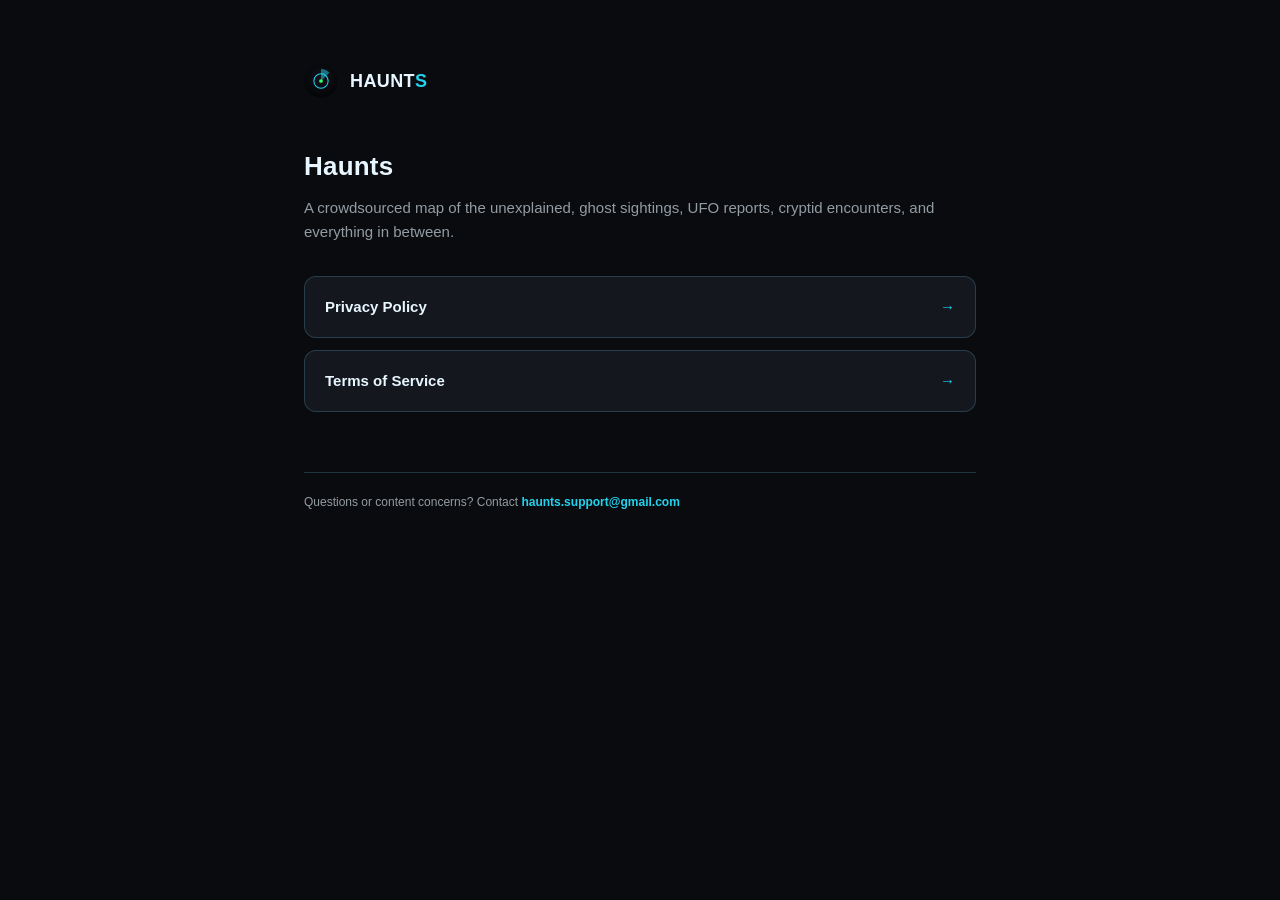
<file: index.html>
<!DOCTYPE html>
<html lang="en">
<head>
<meta charset="UTF-8">
<meta name="viewport" content="width=device-width, initial-scale=1.0">
<title>Haunts</title>
<link rel="stylesheet" href="style.css">
</head>
<body>
<div class="page">

  <div class="brand-row">
    <svg class="brand-mark" viewBox="0 0 200 200" xmlns="http://www.w3.org/2000/svg">
      <defs>
        <radialGradient id="bg" cx="50%" cy="42%" r="75%">
          <stop offset="0%" stop-color="#12141c"/>
          <stop offset="100%" stop-color="#000000"/>
        </radialGradient>
      </defs>
      <circle cx="100" cy="100" r="98" fill="url(#bg)"/>
      <path d="M 100 100 L 100 30 A 70 70 0 0 1 149 51 Z" fill="#22D3EE" opacity="0.5"/>
      <circle cx="100" cy="100" r="42" fill="none" stroke="#22D3EE" stroke-width="6"/>
      <circle cx="100" cy="100" r="11" fill="#39FF6A"/>
    </svg>
    <span class="brand-name">HAUNT<span>S</span></span>
  </div>

  <h1>Haunts</h1>
  <p class="tagline">A crowdsourced map of the unexplained, ghost sightings, UFO reports, cryptid encounters, and everything in between.</p>

  <div class="card-links">
    <a class="card-link" href="privacy-policy.html">
      Privacy Policy
      <span class="arrow">&rarr;</span>
    </a>
    <a class="card-link" href="terms.html">
      Terms of Service
      <span class="arrow">&rarr;</span>
    </a>
  </div>

  <footer>
    Questions or content concerns? Contact
    <span class="contact placeholder">haunts.support@gmail.com</span>
  </footer>

</div>
</body>
</html>
</file>
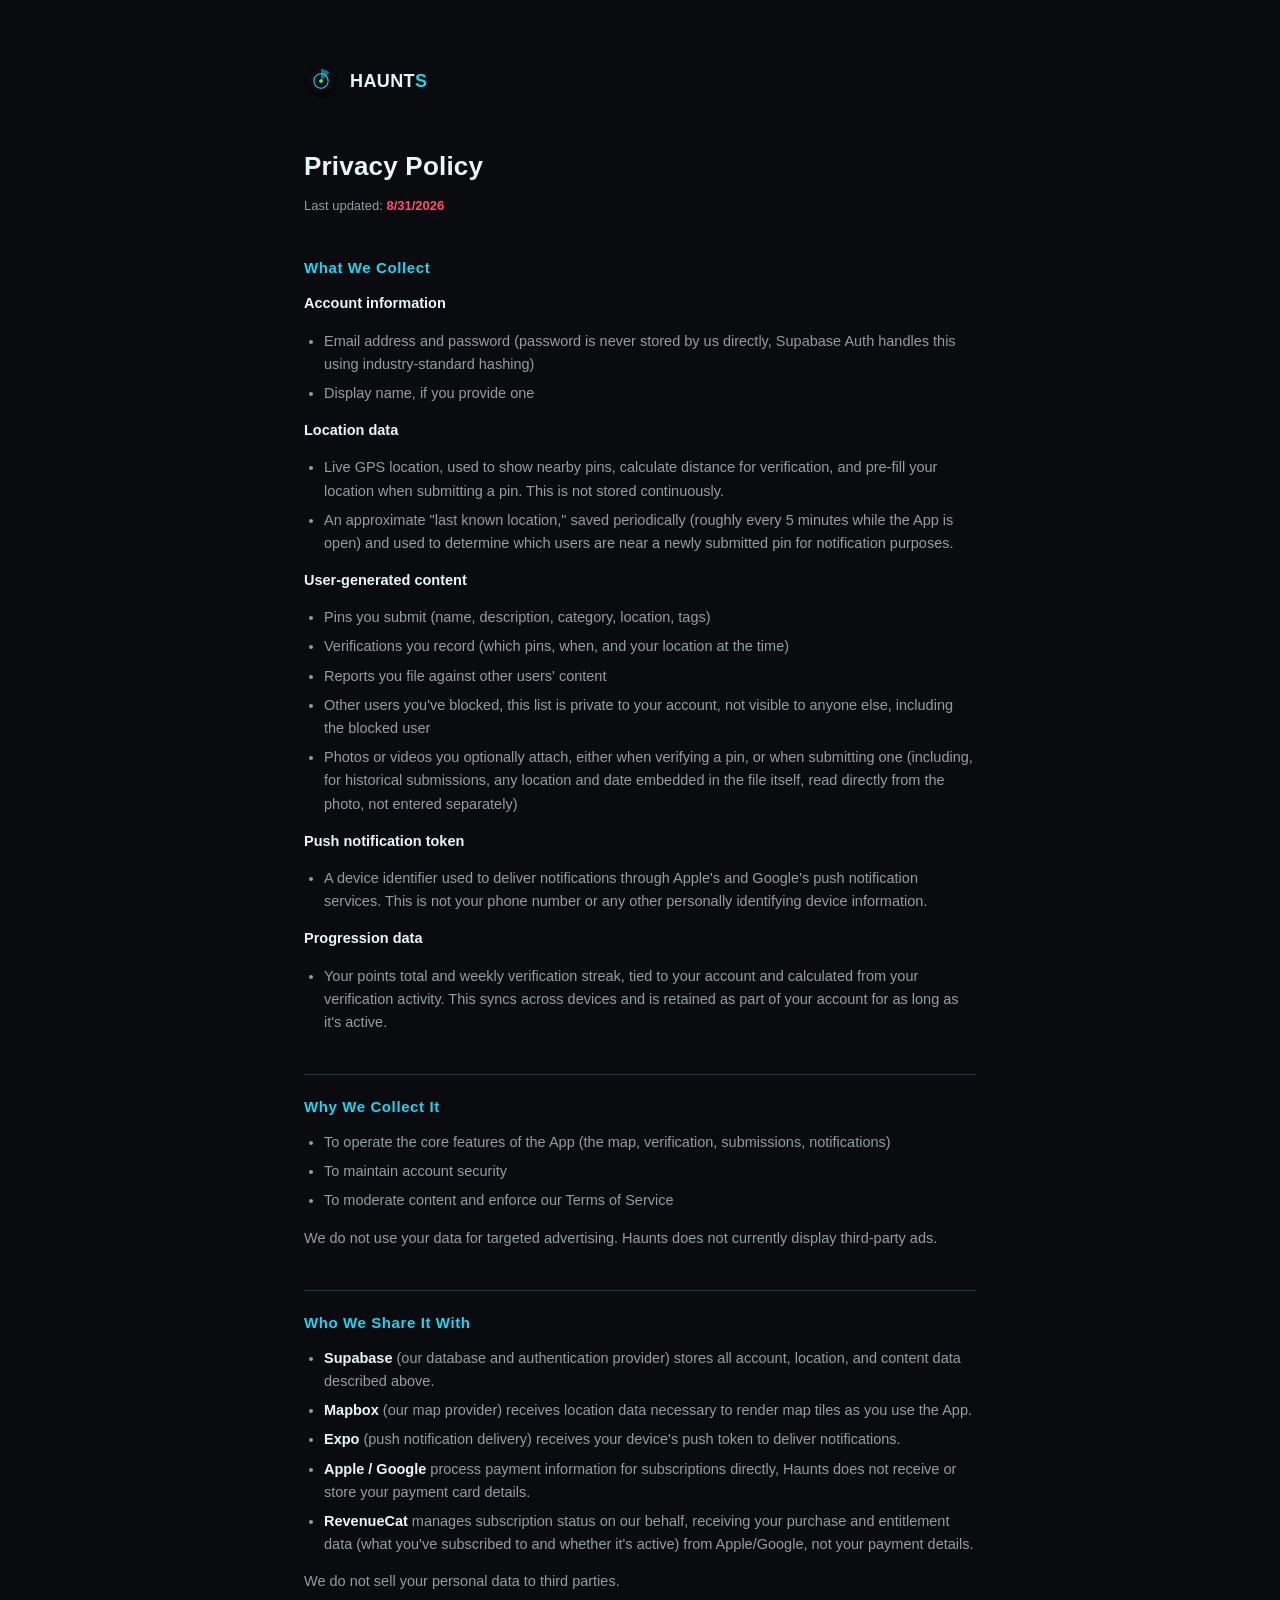
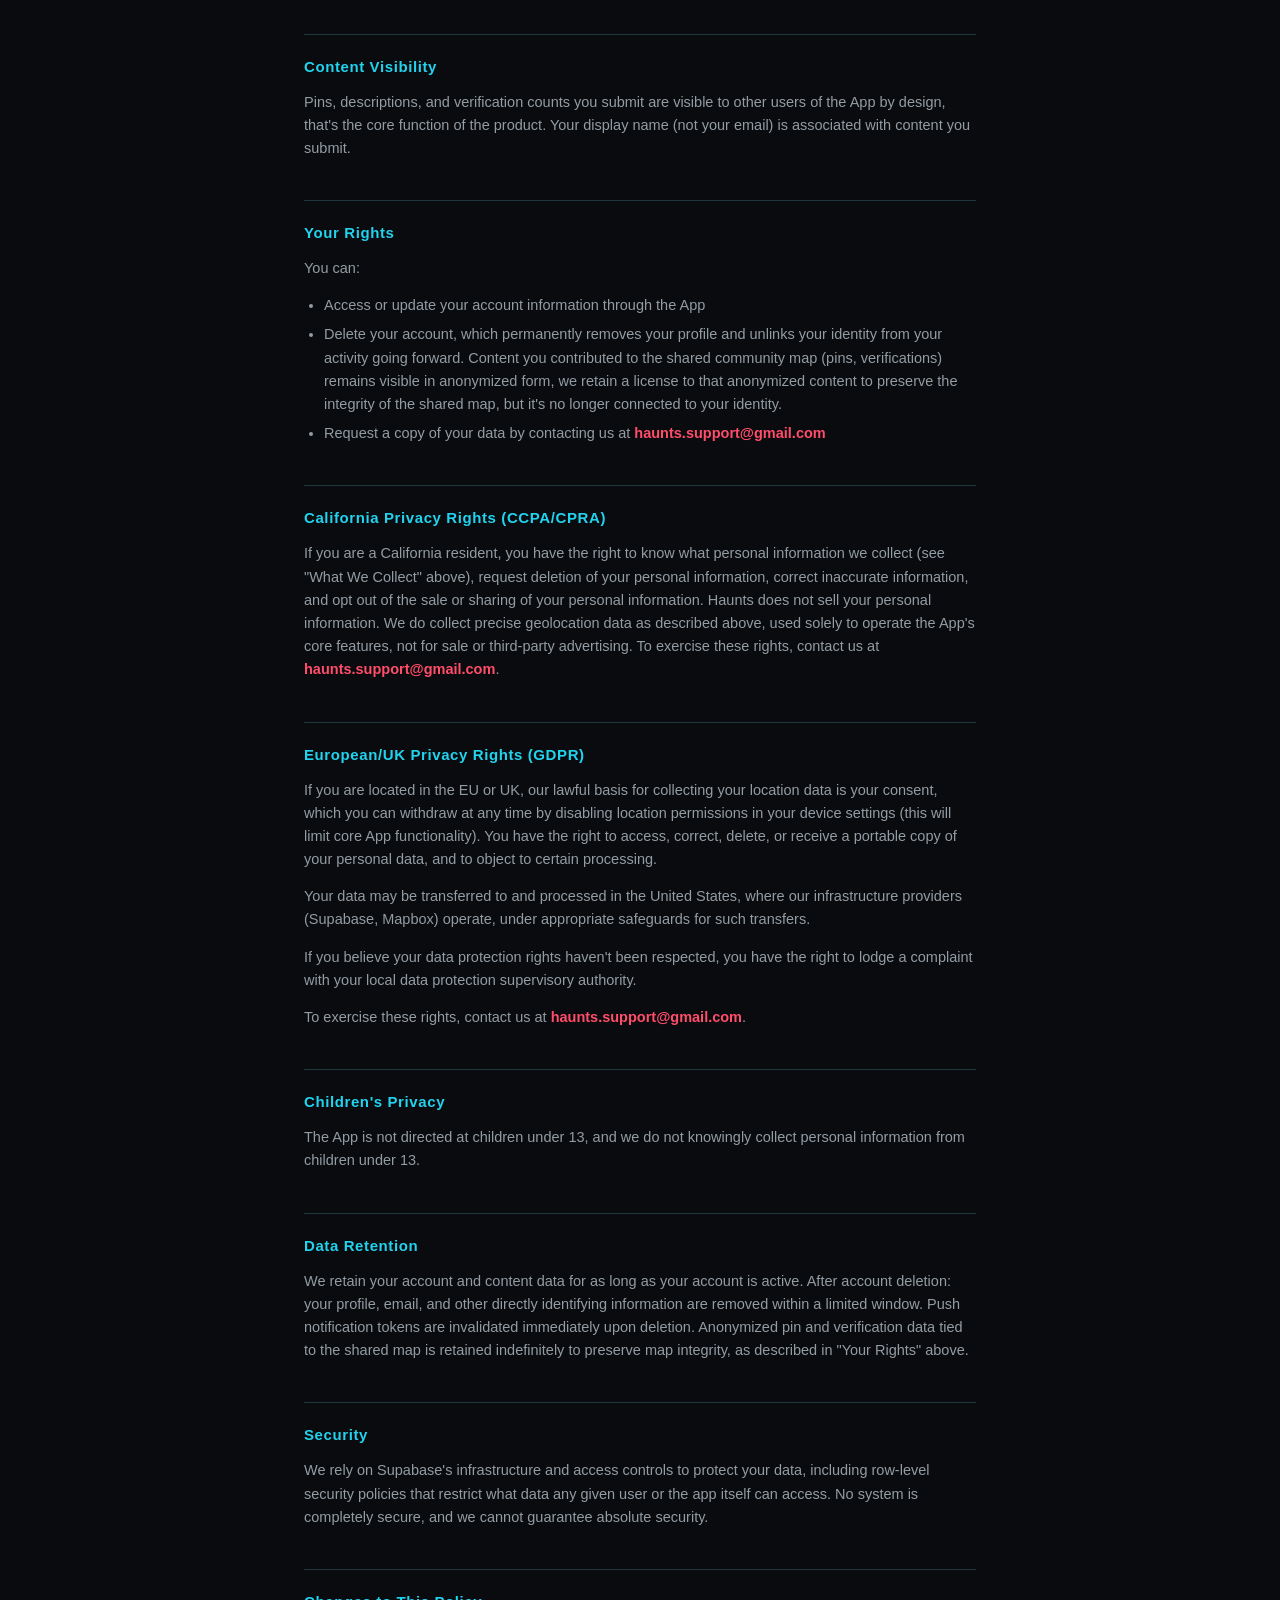
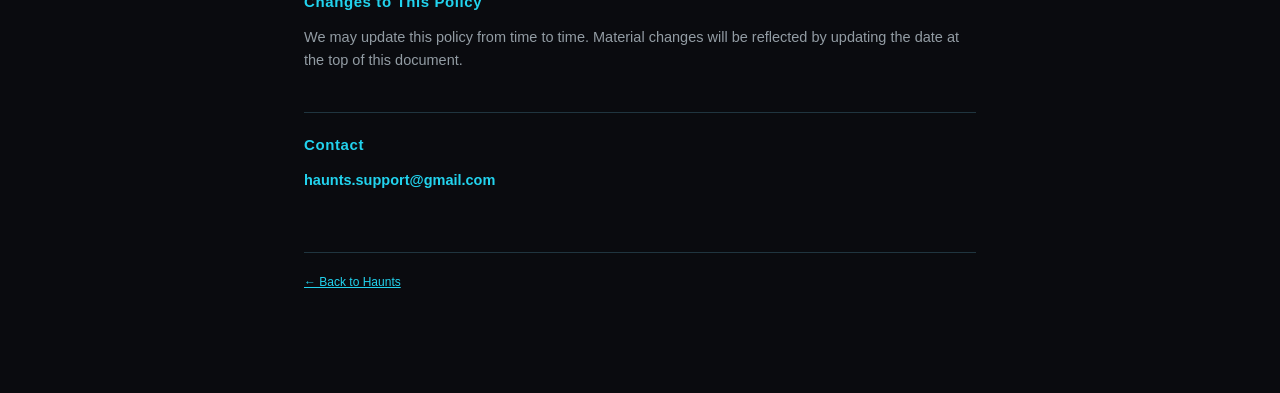
<file: privacy-policy.html>
<!DOCTYPE html>
<html lang="en">
<head>
<meta charset="UTF-8">
<meta name="viewport" content="width=device-width, initial-scale=1.0">
<title>Privacy Policy — Haunts</title>
<link rel="stylesheet" href="style.css">
</head>
<body>
<div class="page">

  <div class="brand-row">
    <a href="index.html">
      <svg class="brand-mark" viewBox="0 0 200 200" xmlns="http://www.w3.org/2000/svg">
        <defs>
          <radialGradient id="bg" cx="50%" cy="42%" r="75%">
            <stop offset="0%" stop-color="#12141c"/>
            <stop offset="100%" stop-color="#000000"/>
          </radialGradient>
        </defs>
        <circle cx="100" cy="100" r="98" fill="url(#bg)"/>
        <path d="M 100 100 L 100 30 A 70 70 0 0 1 149 51 Z" fill="#22D3EE" opacity="0.5"/>
        <circle cx="100" cy="100" r="42" fill="none" stroke="#22D3EE" stroke-width="6"/>
        <circle cx="100" cy="100" r="11" fill="#39FF6A"/>
      </svg>
      <span class="brand-name">HAUNT<span>S</span></span>
    </a>
  </div>

  <h1>Privacy Policy</h1>
  <p class="updated">Last updated: <span class="placeholder">8/31/2026</span></p>

  <h2>What We Collect</h2>

  <p><strong>Account information</strong></p>
  <ul>
    <li>Email address and password (password is never stored by us directly, Supabase Auth handles this using industry-standard hashing)</li>
    <li>Display name, if you provide one</li>
  </ul>

  <p><strong>Location data</strong></p>
  <ul>
    <li>Live GPS location, used to show nearby pins, calculate distance for verification, and pre-fill your location when submitting a pin. This is not stored continuously.</li>
    <li>An approximate "last known location," saved periodically (roughly every 5 minutes while the App is open) and used to determine which users are near a newly submitted pin for notification purposes.</li>
  </ul>

  <p><strong>User-generated content</strong></p>
  <ul>
    <li>Pins you submit (name, description, category, location, tags)</li>
    <li>Verifications you record (which pins, when, and your location at the time)</li>
    <li>Reports you file against other users' content</li>
    <li>Other users you've blocked, this list is private to your account, not visible to anyone else, including the blocked user</li>
    <li>Photos or videos you optionally attach, either when verifying a pin, or when submitting one (including, for historical submissions, any location and date embedded in the file itself, read directly from the photo, not entered separately)</li>
  </ul>

  <p><strong>Push notification token</strong></p>
  <ul>
    <li>A device identifier used to deliver notifications through Apple's and Google's push notification services. This is not your phone number or any other personally identifying device information.</li>
  </ul>

  <p><strong>Progression data</strong></p>
  <ul>
    <li>Your points total and weekly verification streak, tied to your account and calculated from your verification activity. This syncs across devices and is retained as part of your account for as long as it's active.</li>
  </ul>

  <h2>Why We Collect It</h2>
  <ul>
    <li>To operate the core features of the App (the map, verification, submissions, notifications)</li>
    <li>To maintain account security</li>
    <li>To moderate content and enforce our Terms of Service</li>
  </ul>
  <p>We do not use your data for targeted advertising. Haunts does not currently display third-party ads.</p>

  <h2>Who We Share It With</h2>
  <ul>
    <li><strong>Supabase</strong> (our database and authentication provider) stores all account, location, and content data described above.</li>
    <li><strong>Mapbox</strong> (our map provider) receives location data necessary to render map tiles as you use the App.</li>
    <li><strong>Expo</strong> (push notification delivery) receives your device's push token to deliver notifications.</li>
    <li><strong>Apple / Google</strong> process payment information for subscriptions directly, Haunts does not receive or store your payment card details.</li>
    <li><strong>RevenueCat</strong> manages subscription status on our behalf, receiving your purchase and entitlement data (what you've subscribed to and whether it's active) from Apple/Google, not your payment details.</li>
  </ul>
  <p>We do not sell your personal data to third parties.</p>

  <h2>Content Visibility</h2>
  <p>Pins, descriptions, and verification counts you submit are visible to other users of the App by design, that's the core function of the product. Your display name (not your email) is associated with content you submit.</p>

  <h2>Your Rights</h2>
  <p>You can:</p>
  <ul>
    <li>Access or update your account information through the App</li>
    <li>Delete your account, which permanently removes your profile and unlinks your identity from your activity going forward. Content you contributed to the shared community map (pins, verifications) remains visible in anonymized form, we retain a license to that anonymized content to preserve the integrity of the shared map, but it's no longer connected to your identity.</li>
    <li>Request a copy of your data by contacting us at <span class="placeholder">haunts.support@gmail.com</span></li>
  </ul>

  <h2>California Privacy Rights (CCPA/CPRA)</h2>
  <p>If you are a California resident, you have the right to know what personal information we collect (see "What We Collect" above), request deletion of your personal information, correct inaccurate information, and opt out of the sale or sharing of your personal information. Haunts does not sell your personal information. We do collect precise geolocation data as described above, used solely to operate the App's core features, not for sale or third-party advertising. To exercise these rights, contact us at <span class="placeholder">haunts.support@gmail.com</span>.</p>

  <h2>European/UK Privacy Rights (GDPR)</h2>
  <p>If you are located in the EU or UK, our lawful basis for collecting your location data is your consent, which you can withdraw at any time by disabling location permissions in your device settings (this will limit core App functionality). You have the right to access, correct, delete, or receive a portable copy of your personal data, and to object to certain processing.</p>
  <p>Your data may be transferred to and processed in the United States, where our infrastructure providers (Supabase, Mapbox) operate, under appropriate safeguards for such transfers.</p>
  <p>If you believe your data protection rights haven't been respected, you have the right to lodge a complaint with your local data protection supervisory authority.</p>
  <p>To exercise these rights, contact us at <span class="placeholder">haunts.support@gmail.com</span>.</p>

  <h2>Children's Privacy</h2>
  <p>The App is not directed at children under 13, and we do not knowingly collect personal information from children under 13.</p>

  <h2>Data Retention</h2>
  <p>We retain your account and content data for as long as your account is active. After account deletion: your profile, email, and other directly identifying information are removed within a limited window. Push notification tokens are invalidated immediately upon deletion. Anonymized pin and verification data tied to the shared map is retained indefinitely to preserve map integrity, as described in "Your Rights" above.</p>

  <h2>Security</h2>
  <p>We rely on Supabase's infrastructure and access controls to protect your data, including row-level security policies that restrict what data any given user or the app itself can access. No system is completely secure, and we cannot guarantee absolute security.</p>

  <h2>Changes to This Policy</h2>
  <p>We may update this policy from time to time. Material changes will be reflected by updating the date at the top of this document.</p>

  <h2>Contact</h2>
  <p class="contact placeholder">haunts.support@gmail.com</p>

  <footer>
    <a class="inline-link" href="index.html">&larr; Back to Haunts</a>
  </footer>

</div>
</body>
</html>
</file>
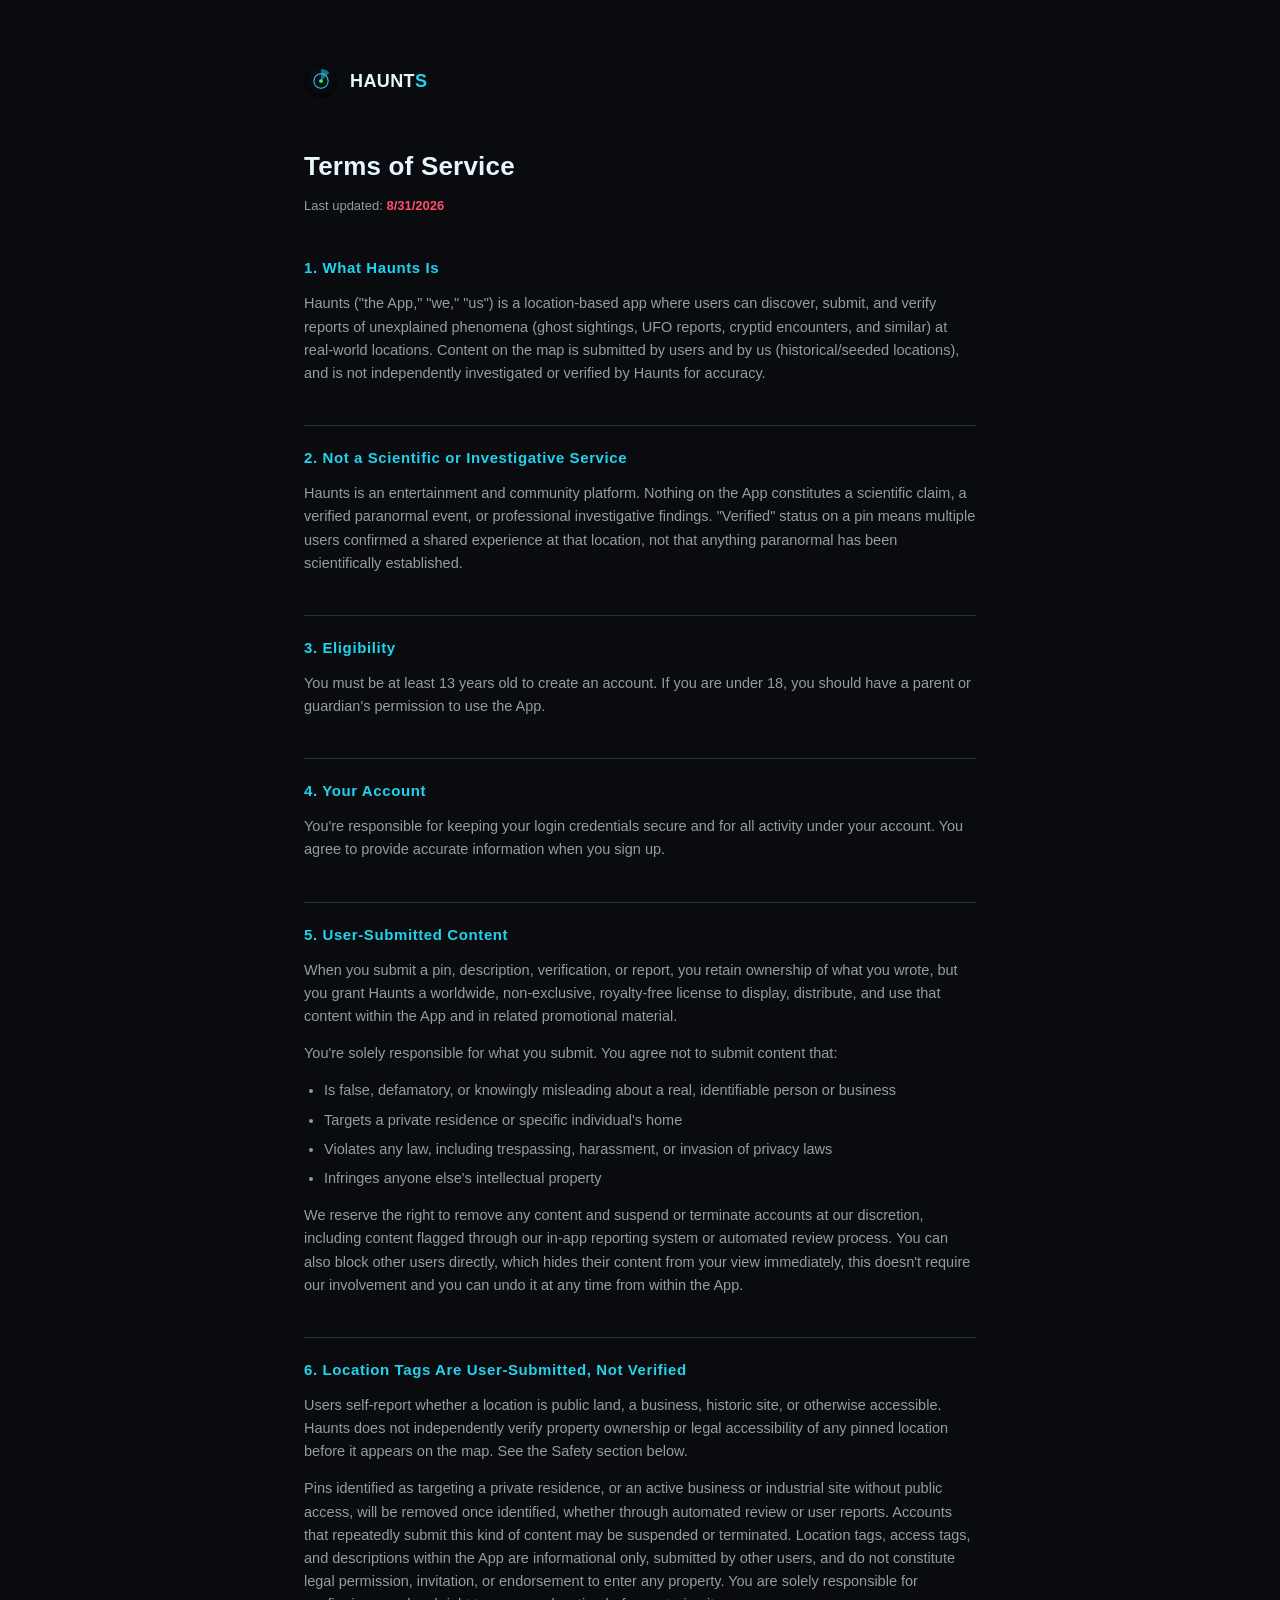
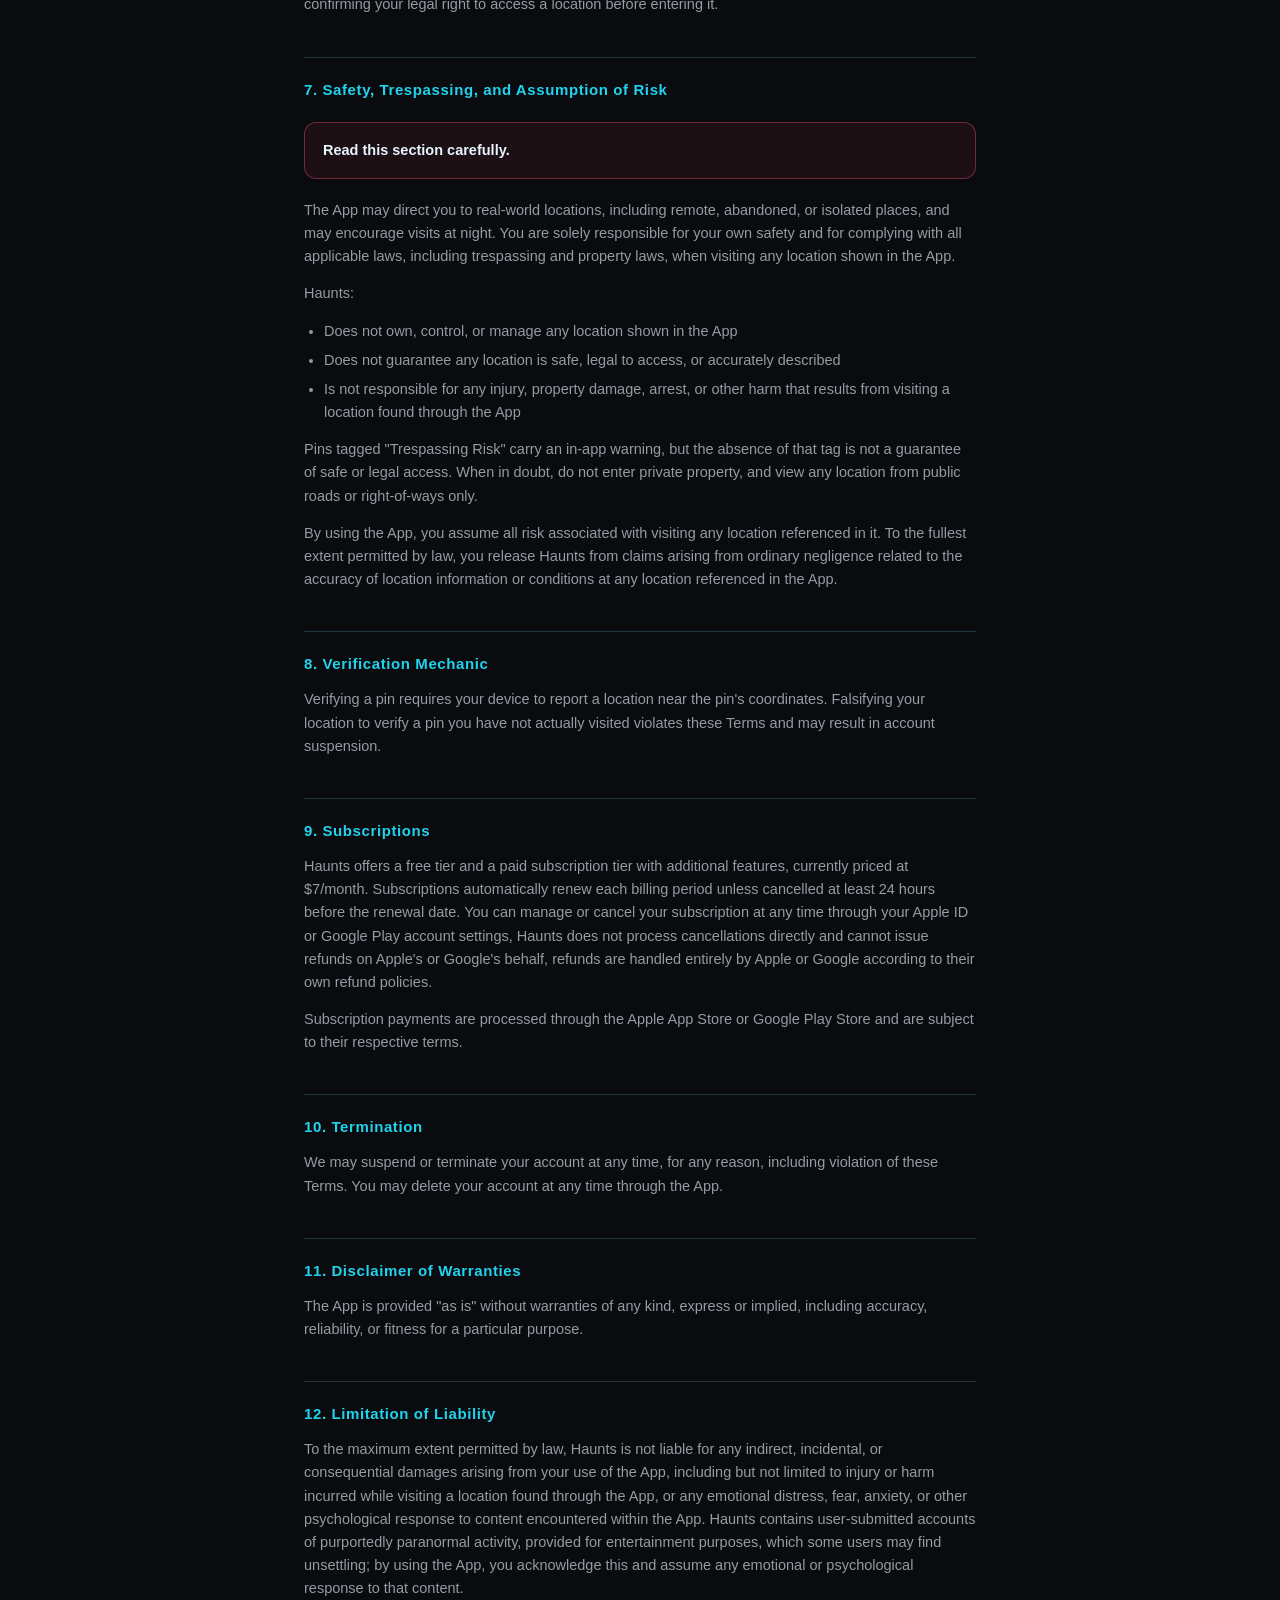
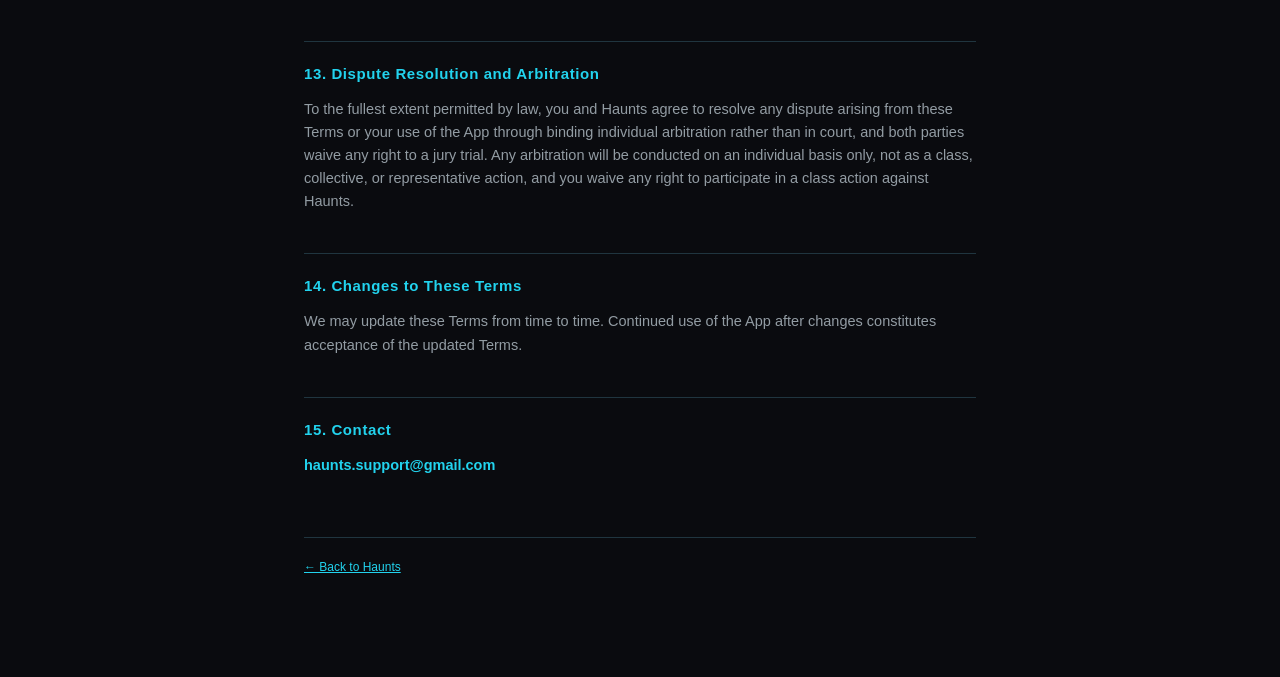
<file: terms.html>
<!DOCTYPE html>
<html lang="en">
<head>
<meta charset="UTF-8">
<meta name="viewport" content="width=device-width, initial-scale=1.0">
<title>Terms of Service — Haunts</title>
<link rel="stylesheet" href="style.css">
</head>
<body>
<div class="page">

  <div class="brand-row">
    <a href="index.html">
      <svg class="brand-mark" viewBox="0 0 200 200" xmlns="http://www.w3.org/2000/svg">
        <defs>
          <radialGradient id="bg" cx="50%" cy="42%" r="75%">
            <stop offset="0%" stop-color="#12141c"/>
            <stop offset="100%" stop-color="#000000"/>
          </radialGradient>
        </defs>
        <circle cx="100" cy="100" r="98" fill="url(#bg)"/>
        <path d="M 100 100 L 100 30 A 70 70 0 0 1 149 51 Z" fill="#22D3EE" opacity="0.5"/>
        <circle cx="100" cy="100" r="42" fill="none" stroke="#22D3EE" stroke-width="6"/>
        <circle cx="100" cy="100" r="11" fill="#39FF6A"/>
      </svg>
      <span class="brand-name">HAUNT<span>S</span></span>
    </a>
  </div>

  <h1>Terms of Service</h1>
  <p class="updated">Last updated: <span class="placeholder">8/31/2026</span></p>

  <h2>1. What Haunts Is</h2>
  <p>Haunts ("the App," "we," "us") is a location-based app where users can discover, submit, and verify reports of unexplained phenomena (ghost sightings, UFO reports, cryptid encounters, and similar) at real-world locations. Content on the map is submitted by users and by us (historical/seeded locations), and is not independently investigated or verified by Haunts for accuracy.</p>

  <h2>2. Not a Scientific or Investigative Service</h2>
  <p>Haunts is an entertainment and community platform. Nothing on the App constitutes a scientific claim, a verified paranormal event, or professional investigative findings. "Verified" status on a pin means multiple users confirmed a shared experience at that location, not that anything paranormal has been scientifically established.</p>

  <h2>3. Eligibility</h2>
  <p>You must be at least 13 years old to create an account. If you are under 18, you should have a parent or guardian's permission to use the App.</p>

  <h2>4. Your Account</h2>
  <p>You're responsible for keeping your login credentials secure and for all activity under your account. You agree to provide accurate information when you sign up.</p>

  <h2>5. User-Submitted Content</h2>
  <p>When you submit a pin, description, verification, or report, you retain ownership of what you wrote, but you grant Haunts a worldwide, non-exclusive, royalty-free license to display, distribute, and use that content within the App and in related promotional material.</p>
  <p>You're solely responsible for what you submit. You agree not to submit content that:</p>
  <ul>
    <li>Is false, defamatory, or knowingly misleading about a real, identifiable person or business</li>
    <li>Targets a private residence or specific individual's home</li>
    <li>Violates any law, including trespassing, harassment, or invasion of privacy laws</li>
    <li>Infringes anyone else's intellectual property</li>
  </ul>
  <p>We reserve the right to remove any content and suspend or terminate accounts at our discretion, including content flagged through our in-app reporting system or automated review process. You can also block other users directly, which hides their content from your view immediately, this doesn't require our involvement and you can undo it at any time from within the App.</p>

  <h2>6. Location Tags Are User-Submitted, Not Verified</h2>
  <p>Users self-report whether a location is public land, a business, historic site, or otherwise accessible. Haunts does not independently verify property ownership or legal accessibility of any pinned location before it appears on the map. See the Safety section below.</p>
  <p>Pins identified as targeting a private residence, or an active business or industrial site without public access, will be removed once identified, whether through automated review or user reports. Accounts that repeatedly submit this kind of content may be suspended or terminated. Location tags, access tags, and descriptions within the App are informational only, submitted by other users, and do not constitute legal permission, invitation, or endorsement to enter any property. You are solely responsible for confirming your legal right to access a location before entering it.</p>

  <h2>7. Safety, Trespassing, and Assumption of Risk</h2>
  <div class="callout warning">
    <p><strong>Read this section carefully.</strong></p>
  </div>
  <p>The App may direct you to real-world locations, including remote, abandoned, or isolated places, and may encourage visits at night. You are solely responsible for your own safety and for complying with all applicable laws, including trespassing and property laws, when visiting any location shown in the App.</p>
  <p>Haunts:</p>
  <ul>
    <li>Does not own, control, or manage any location shown in the App</li>
    <li>Does not guarantee any location is safe, legal to access, or accurately described</li>
    <li>Is not responsible for any injury, property damage, arrest, or other harm that results from visiting a location found through the App</li>
  </ul>
  <p>Pins tagged "Trespassing Risk" carry an in-app warning, but the absence of that tag is not a guarantee of safe or legal access. When in doubt, do not enter private property, and view any location from public roads or right-of-ways only.</p>
  <p>By using the App, you assume all risk associated with visiting any location referenced in it. To the fullest extent permitted by law, you release Haunts from claims arising from ordinary negligence related to the accuracy of location information or conditions at any location referenced in the App.</p>

  <h2>8. Verification Mechanic</h2>
  <p>Verifying a pin requires your device to report a location near the pin's coordinates. Falsifying your location to verify a pin you have not actually visited violates these Terms and may result in account suspension.</p>

  <h2>9. Subscriptions</h2>
  <p>Haunts offers a free tier and a paid subscription tier with additional features, currently priced at $7/month. Subscriptions automatically renew each billing period unless cancelled at least 24 hours before the renewal date. You can manage or cancel your subscription at any time through your Apple ID or Google Play account settings, Haunts does not process cancellations directly and cannot issue refunds on Apple's or Google's behalf, refunds are handled entirely by Apple or Google according to their own refund policies.</p>
  <p>Subscription payments are processed through the Apple App Store or Google Play Store and are subject to their respective terms.</p>

  <h2>10. Termination</h2>
  <p>We may suspend or terminate your account at any time, for any reason, including violation of these Terms. You may delete your account at any time through the App.</p>

  <h2>11. Disclaimer of Warranties</h2>
  <p>The App is provided "as is" without warranties of any kind, express or implied, including accuracy, reliability, or fitness for a particular purpose.</p>

  <h2>12. Limitation of Liability</h2>
  <p>To the maximum extent permitted by law, Haunts is not liable for any indirect, incidental, or consequential damages arising from your use of the App, including but not limited to injury or harm incurred while visiting a location found through the App, or any emotional distress, fear, anxiety, or other psychological response to content encountered within the App. Haunts contains user-submitted accounts of purportedly paranormal activity, provided for entertainment purposes, which some users may find unsettling; by using the App, you acknowledge this and assume any emotional or psychological response to that content.</p>

  <h2>13. Dispute Resolution and Arbitration</h2>
  <p>To the fullest extent permitted by law, you and Haunts agree to resolve any dispute arising from these Terms or your use of the App through binding individual arbitration rather than in court, and both parties waive any right to a jury trial. Any arbitration will be conducted on an individual basis only, not as a class, collective, or representative action, and you waive any right to participate in a class action against Haunts.</p>

  <h2>14. Changes to These Terms</h2>
  <p>We may update these Terms from time to time. Continued use of the App after changes constitutes acceptance of the updated Terms.</p>

  <h2>15. Contact</h2>
  <p class="contact placeholder">haunts.support@gmail.com</p>

  <footer>
    <a class="inline-link" href="index.html">&larr; Back to Haunts</a>
  </footer>

</div>
</body>
</html>
</file>
<file: style.css>
:root {
  --void: #0A0B0F;
  --surface: #15171F;
  --border: rgba(120, 220, 255, 0.2);
  --text: #E7F6FF;
  --dim: rgba(231, 246, 255, 0.62);
  --cyan: #22D3EE;
  --green: #39FF6A;
  --red: #FF4D6A;
}

* { box-sizing: border-box; }

body {
  margin: 0;
  background: var(--void);
  color: var(--text);
  font-family: -apple-system, BlinkMacSystemFont, 'Segoe UI', Roboto, sans-serif;
  line-height: 1.6;
}

.page {
  max-width: 720px;
  margin: 0 auto;
  padding: 64px 24px 100px;
}

.brand-row {
  display: flex;
  align-items: center;
  gap: 12px;
  margin-bottom: 48px;
}

.brand-row a {
  display: flex;
  align-items: center;
  gap: 12px;
  text-decoration: none;
  color: inherit;
}

.brand-mark {
  width: 34px;
  height: 34px;
  flex-shrink: 0;
}

.brand-name {
  font-size: 18px;
  font-weight: 700;
  letter-spacing: 0.4px;
  color: var(--text);
}

.brand-name span {
  color: var(--cyan);
}

h1 {
  font-size: 26px;
  margin: 0 0 8px;
  letter-spacing: 0.2px;
}

.updated {
  color: var(--dim);
  font-size: 13px;
  margin-bottom: 40px;
}

h2 {
  font-size: 15px;
  letter-spacing: 0.6px;
  color: var(--cyan);
  margin: 40px 0 12px;
  padding-top: 20px;
  border-top: 1px solid var(--border);
}

h2:first-of-type {
  border-top: none;
  padding-top: 0;
}

p {
  color: var(--dim);
  font-size: 14.5px;
  margin: 0 0 14px;
}

ul {
  margin: 0 0 14px;
  padding-left: 20px;
  color: var(--dim);
  font-size: 14.5px;
}

li { margin-bottom: 6px; }

strong { color: var(--text); }

a.inline-link {
  color: var(--cyan);
  text-decoration: underline;
}

.callout {
  border: 1px solid var(--border);
  background: rgba(255, 255, 255, 0.03);
  border-radius: 12px;
  padding: 16px 18px;
  margin: 20px 0;
}

.callout p:last-child { margin-bottom: 0; }

.warning {
  border-color: rgba(255, 77, 106, 0.4);
  background: rgba(255, 77, 106, 0.08);
}

.placeholder {
  color: var(--red);
  font-weight: 600;
}

.card-links {
  display: flex;
  flex-direction: column;
  gap: 12px;
  margin-top: 32px;
}

.card-link {
  display: flex;
  align-items: center;
  justify-content: space-between;
  border: 1px solid var(--border);
  background: var(--surface);
  border-radius: 12px;
  padding: 18px 20px;
  text-decoration: none;
  color: var(--text);
  font-size: 15px;
  font-weight: 600;
}

.card-link span.arrow {
  color: var(--cyan);
  font-weight: 400;
}

.tagline {
  color: var(--dim);
  font-size: 15px;
  margin-bottom: 8px;
}

.contact {
  color: var(--cyan);
}

footer {
  margin-top: 60px;
  padding-top: 20px;
  border-top: 1px solid var(--border);
  color: var(--dim);
  font-size: 12px;
}
</file>
